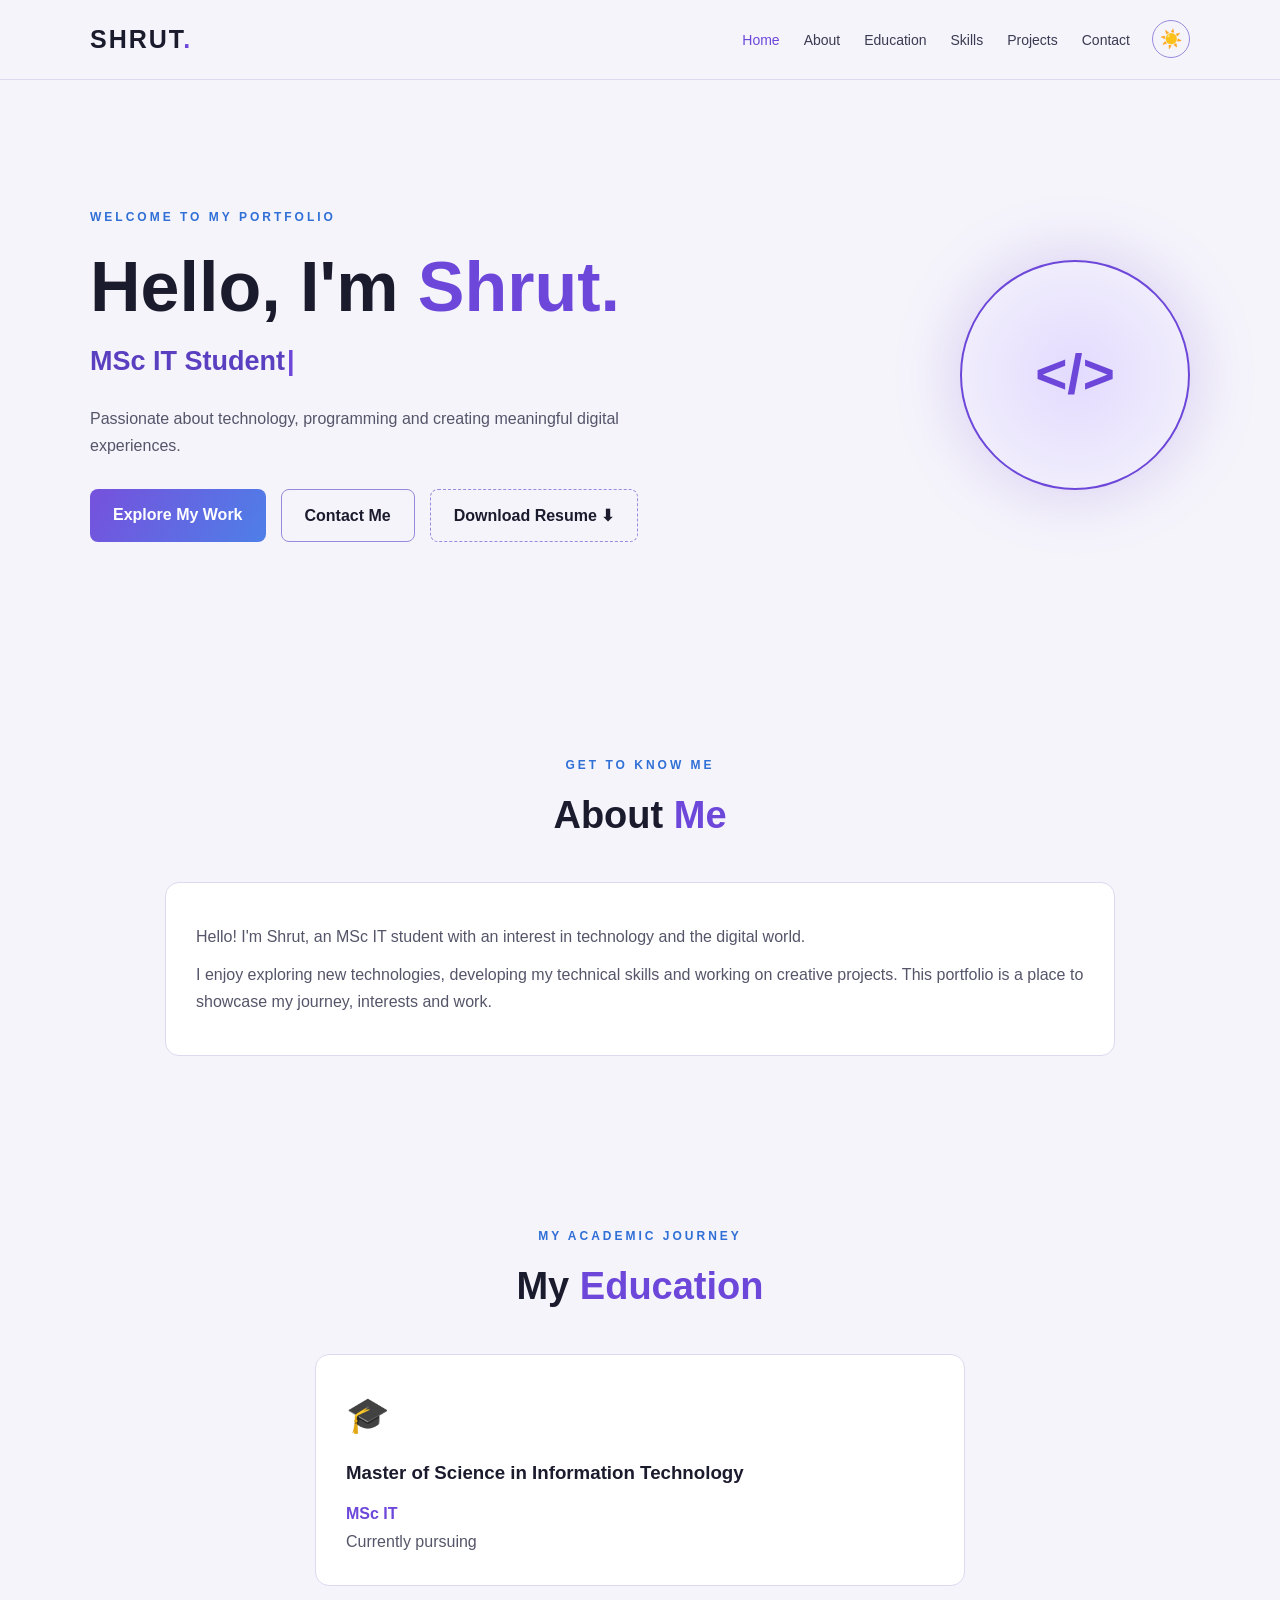
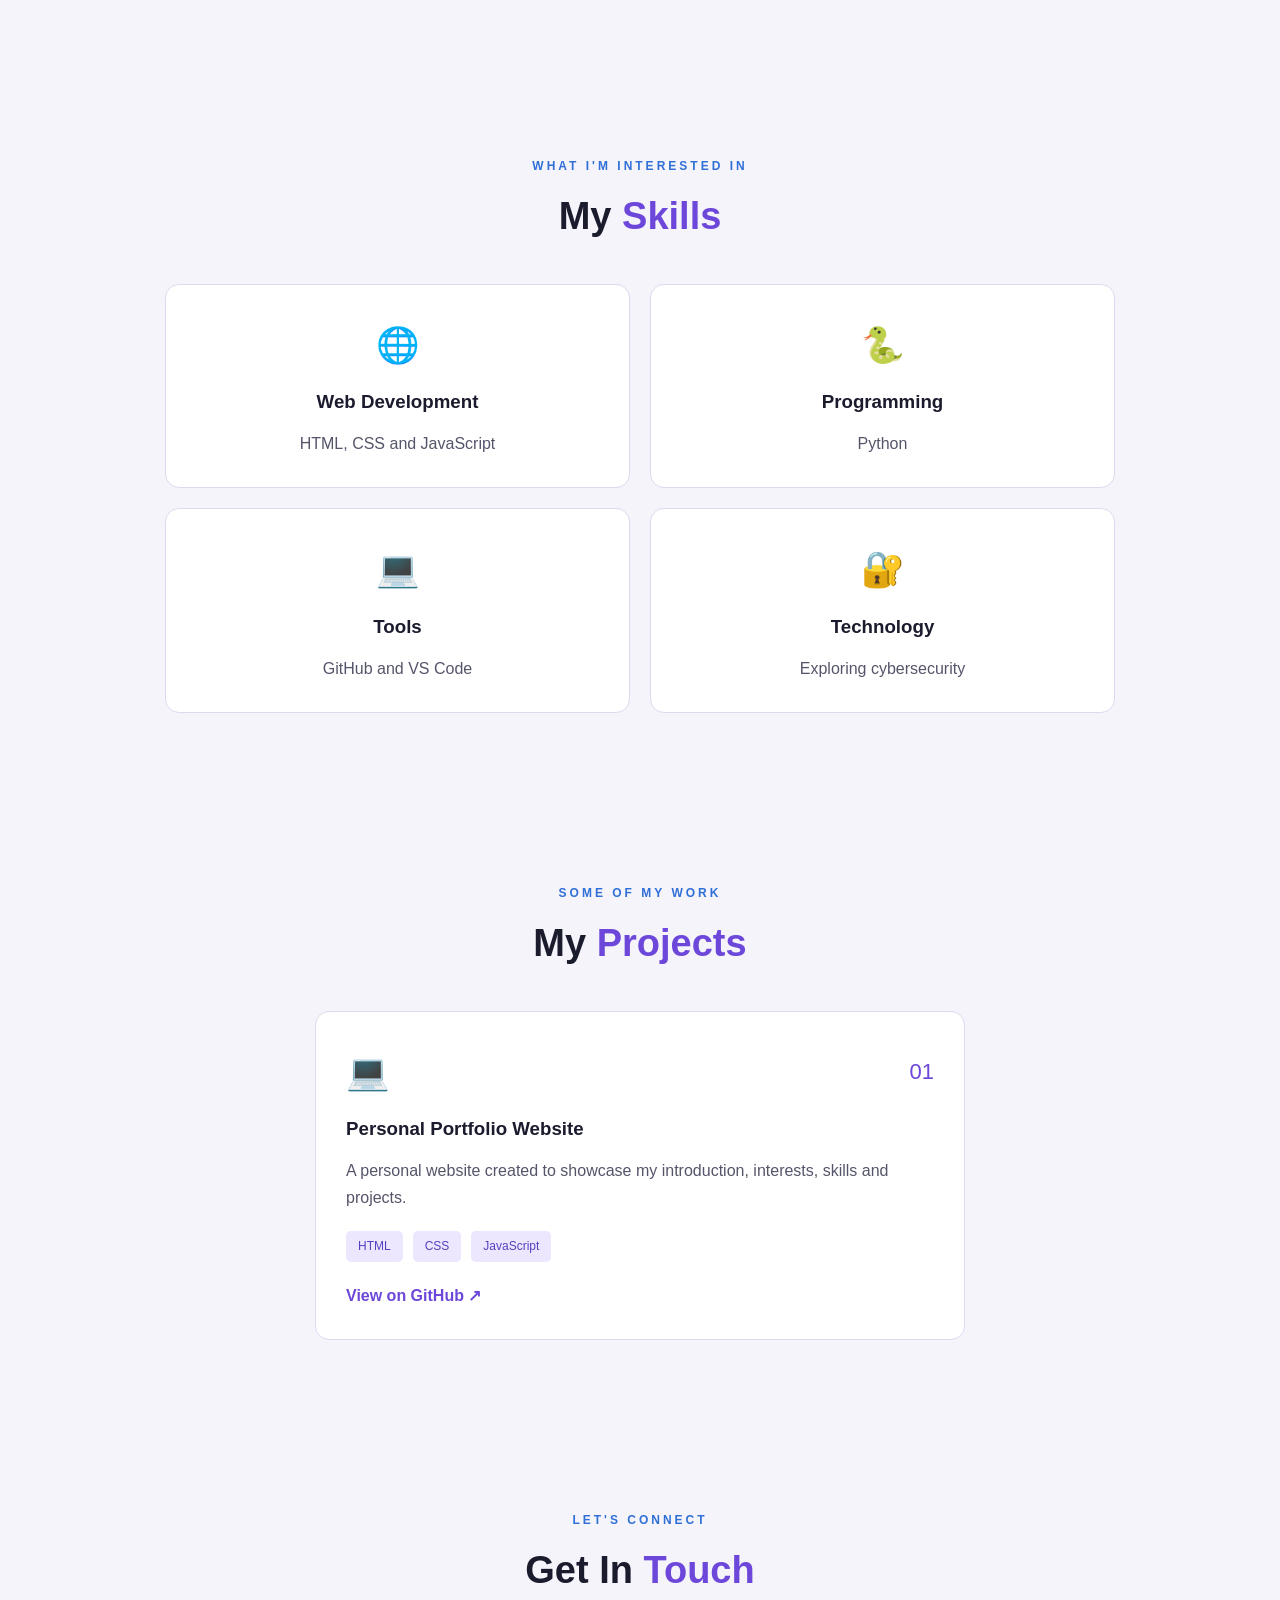
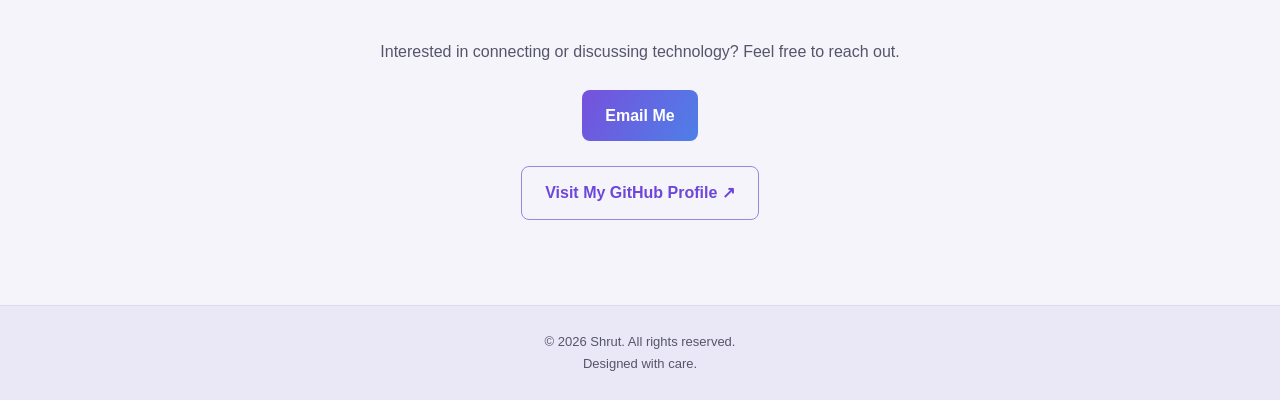
<file: index.html>
<!DOCTYPE html>
<html lang="en">
<head>
    <meta charset="UTF-8">
    <meta name="viewport" content="width=device-width, initial-scale=1.0">
    <meta name="author" content="Shrut">
    <meta name="theme-color" content="#0b0b16">
    <meta name="description" content="Shrut's personal portfolio website. MSc IT student interested in technology and development.">
    <meta property="og:title" content="Shrut | Personal Portfolio">
    <meta property="og:description" content="Explore Shrut's portfolio, education, interests and projects.">
    <meta property="og:type" content="website">
    <meta property="og:url" content="https://shrutshah9.github.io/First-Website/">
    <title>Shrut | Personal Portfolio</title>
    <link rel="stylesheet" href="style.css">
    <link rel="icon" type="image/svg+xml" href="favicon.svg">
    <script>
        // Apply saved theme before page paints (prevents a flash)
        try {
            var t = localStorage.getItem("theme");
            if (!t && window.matchMedia("(prefers-color-scheme: light)").matches) t = "light";
            if (t) document.documentElement.setAttribute("data-theme", t);
        } catch (e) {}
    </script>
</head>
<body>

    <header class="header">
        <nav class="navbar">
            <a href="#home" class="logo">SHRUT<span>.</span></a>

            <div class="nav-right">
                <ul class="nav-links">
                    <li><a href="#home">Home</a></li>
                    <li><a href="#about">About</a></li>
                    <li><a href="#education">Education</a></li>
                    <li><a href="#skills">Skills</a></li>
                    <li><a href="#projects">Projects</a></li>
                    <li><a href="#contact">Contact</a></li>
                </ul>
                <button id="themeToggle" class="theme-toggle" type="button"
                        aria-label="Switch to light theme" title="Toggle theme">🌙</button>
            </div>
        </nav>
    </header>

    <main>
        <section class="hero" id="home">
            <div class="hero-content">
                <p class="welcome">WELCOME TO MY PORTFOLIO</p>
                <h1>Hello, I'm <span>Shrut.</span></h1>
                <h2 aria-label="MSc IT Student">
                    <span id="typed" aria-hidden="true">MSc IT Student</span><span class="typed-cursor" aria-hidden="true">|</span>
                </h2>

                <p class="hero-description">
                    Passionate about technology, programming and creating
                    meaningful digital experiences.
                </p>

                <div class="hero-buttons">
                    <a href="#projects" class="btn primary-btn">Explore My Work</a>
                    <a href="#contact" class="btn secondary-btn">Contact Me</a>
                    <a href="resume.pdf" class="btn secondary-btn resume-btn" download="Shrut-Resume.pdf">Download Resume ⬇</a>
                </div>
            </div>

            <div class="hero-decoration">
                <div class="circle">
                    <span>&lt;/&gt;</span>
                </div>
            </div>
        </section>

        <section class="section" id="about">
            <p class="section-label">GET TO KNOW ME</p>
            <h2 class="section-title">About <span>Me</span></h2>

            <div class="about-card">
                <p>
                    Hello! I'm Shrut, an MSc IT student with an interest
                    in technology and the digital world.
                </p>
                <p>
                    I enjoy exploring new technologies, developing my
                    technical skills and working on creative projects.
                    This portfolio is a place to showcase my journey,
                    interests and work.
                </p>
            </div>
        </section>

        <section class="section" id="education">
            <p class="section-label">MY ACADEMIC JOURNEY</p>
            <h2 class="section-title">My <span>Education</span></h2>

            <div class="info-card">
                <div class="card-icon">🎓</div>
                <h3>Master of Science in Information Technology</h3>
                <p class="highlight">MSc IT</p>
                <p>Currently pursuing</p>
            </div>
        </section>

        <section class="section" id="skills">
            <p class="section-label">WHAT I'M INTERESTED IN</p>
            <h2 class="section-title">My <span>Skills</span></h2>

            <div class="skills-grid">
                <div class="skill-card">
                    <span>🌐</span>
                    <h3>Web Development</h3>
                    <p>HTML, CSS and JavaScript</p>
                </div>

                <div class="skill-card">
                    <span>🐍</span>
                    <h3>Programming</h3>
                    <p>Python</p>
                </div>

                <div class="skill-card">
                    <span>💻</span>
                    <h3>Tools</h3>
                    <p>GitHub and VS Code</p>
                </div>

                <div class="skill-card">
                    <span>🔐</span>
                    <h3>Technology</h3>
                    <p>Exploring cybersecurity</p>
                </div>
            </div>
        </section>

        <section class="section" id="projects">
            <p class="section-label">SOME OF MY WORK</p>
            <h2 class="section-title">My <span>Projects</span></h2>

            <div class="project-card">
                <div class="project-top">
                    <span class="project-icon">💻</span>
                    <span class="project-number">01</span>
                </div>
                <h3>Personal Portfolio Website</h3>
                <p>
                    A personal website created to showcase my introduction,
                    interests, skills and projects.
                </p>
                <div class="tags">
                    <span>HTML</span>
                    <span>CSS</span>
                    <span>JavaScript</span>
                </div>
                <a href="https://github.com/Shrutshah9/First-Website"
                   target="_blank" rel="noopener noreferrer">
                    View on GitHub ↗
                </a>
            </div>
        </section>

        <section class="section contact-section" id="contact">
            <p class="section-label">LET'S CONNECT</p>
            <h2 class="section-title">Get In <span>Touch</span></h2>

            <p class="contact-description">
                Interested in connecting or discussing technology?
                Feel free to reach out.
            </p>

            <a href="mailto:your-email@example.com" class="btn primary-btn">
                Email Me
            </a>

            <div class="social-links">
                <a href="https://github.com/Shrutshah9"
                   target="_blank" rel="noopener noreferrer"
                   class="btn secondary-btn">
                    Visit My GitHub Profile ↗
                </a>
            </div>
        </section>
    </main>

    <footer class="footer">
        <p>© 2026 Shrut. All rights reserved.</p>
        <p>Designed with care.</p>
    </footer>

    <button id="backToTop" title="Back to top" aria-label="Back to top">↑</button>
    <script src="script.js" defer></script>
</body>
</html>
</file>
<file: style.css>
* {
    margin: 0;
    padding: 0;
    box-sizing: border-box;
}

html {
    scroll-behavior: smooth;
    scroll-padding-top: 90px;
}

body {
    font-family: Arial, Helvetica, sans-serif;
    background: var(--bg);
    color: var(--text);
    line-height: 1.7;
    transition: background 0.3s, color 0.3s;
}

:root {
    --purple: #9b7bff;
    --blue: #5e9cff;
    --card: #151526;
    --muted: #aaaabd;
    --bg: #0b0b16;
    --text: #eeeef5;
    --strong: #ffffff;
    --border: #292940;
    --header-bg: rgba(11, 11, 22, 0.94);
    --footer-bg: #080811;
    --nav-text: #d0d0df;
    --subtitle: #c6b7ff;
    --tag-bg: #29213e;
    --tag-text: #c9baff;
    --btn-border: #7060a7;
    --circle-from: #312451;
    --circle-to: #121224;
    --circle-text: #c5b5ff;
}

:root[data-theme="light"] {
    --purple: #6c47d9;
    --blue: #2f6fd6;
    --card: #ffffff;
    --muted: #55556a;
    --bg: #f5f4fb;
    --text: #1b1b2e;
    --strong: #1b1b2e;
    --border: #dcdaee;
    --header-bg: rgba(245, 244, 251, 0.94);
    --footer-bg: #eae8f6;
    --nav-text: #3a3a52;
    --subtitle: #5a3fc0;
    --tag-bg: #ece7ff;
    --tag-text: #5a3fc0;
    --btn-border: #9a88dc;
    --circle-from: #e3dbff;
    --circle-to: #f5f4fb;
    --circle-text: #6c47d9;
}

.header {
    position: sticky;
    top: 0;
    z-index: 100;
    background: var(--header-bg);
    border-bottom: 1px solid var(--border);
    backdrop-filter: blur(12px);
}

.navbar {
    max-width: 1150px;
    margin: auto;
    padding: 18px 25px;
    display: flex;
    justify-content: space-between;
    align-items: center;
    gap: 20px;
}

.logo {
    color: var(--strong);
    font-size: 25px;
    font-weight: bold;
    text-decoration: none;
    letter-spacing: 2px;
}

.logo span,
.hero h1 span,
.section-title span {
    color: var(--purple);
}

.nav-links {
    display: flex;
    list-style: none;
    gap: 24px;
    flex-wrap: wrap;
}

.nav-links a {
    color: var(--nav-text);
    text-decoration: none;
    font-size: 14px;
    transition: 0.3s;
}

.nav-links a:hover,
.nav-links a.active {
    color: var(--purple);
}

a:focus-visible,
button:focus-visible {
    outline: 2px solid var(--blue);
    outline-offset: 3px;
}

/* Scroll reveal */
.reveal {
    opacity: 0;
    transform: translateY(25px);
    transition: opacity 0.7s ease, transform 0.7s ease;
}

.reveal.visible {
    opacity: 1;
    transform: none;
}

@media (prefers-reduced-motion: reduce) {
    html { scroll-behavior: auto; }
    .reveal { opacity: 1; transform: none; transition: none; }
}

.hero {
    max-width: 1150px;
    min-height: 590px;
    margin: auto;
    padding: 100px 25px;
    display: flex;
    align-items: center;
    justify-content: space-between;
    gap: 40px;
}

.hero-content {
    max-width: 650px;
}

.welcome,
.section-label {
    color: var(--blue);
    font-size: 12px;
    font-weight: bold;
    letter-spacing: 3px;
}

.hero h1 {
    font-size: clamp(42px, 7vw, 70px);
    line-height: 1.2;
    margin: 18px 0 10px;
}

.hero h2 {
    color: var(--subtitle);
    font-size: 27px;
    min-height: 1.4em;
}

.typed-cursor {
    display: inline-block;
    margin-left: 2px;
    color: var(--purple);
    animation: blink 1s steps(1) infinite;
}

@keyframes blink {
    50% { opacity: 0; }
}

.hero-description {
    color: var(--muted);
    max-width: 540px;
    margin: 20px 0 30px;
}

.hero-buttons {
    display: flex;
    flex-wrap: wrap;
    gap: 15px;
}

.btn {
    display: inline-block;
    padding: 12px 23px;
    border-radius: 8px;
    text-decoration: none;
    font-weight: bold;
    transition: 0.3s;
}

.primary-btn {
    color: white;
    background: linear-gradient(120deg, #7651dc, #4e7fe8);
}

.secondary-btn {
    color: var(--strong);
    border: 1px solid var(--btn-border);
}

.hero-buttons .secondary-btn.resume-btn {
    border-style: dashed;
}

.btn:hover {
    transform: translateY(-4px);
    box-shadow: 0 8px 25px #7651dc44;
}

.hero-decoration {
    display: flex;
    justify-content: center;
    align-items: center;
}

.circle {
    width: 230px;
    height: 230px;
    border: 2px solid var(--purple);
    border-radius: 50%;
    display: grid;
    place-items: center;
    background: radial-gradient(circle, var(--circle-from), var(--circle-to));
    box-shadow: 0 0 65px #8158d844;
}

.circle span {
    color: var(--circle-text);
    font-size: 55px;
    font-weight: bold;
}

.section {
    max-width: 1000px;
    margin: auto;
    padding: 85px 25px;
    text-align: center;
}

.section-title {
    font-size: 38px;
    margin: 8px 0 35px;
}

.about-card,
.info-card,
.skill-card,
.project-card {
    background: var(--card);
    border: 1px solid var(--border);
    border-radius: 14px;
    padding: 30px;
    text-align: left;
    transition: 0.3s;
}

.about-card p {
    color: var(--muted);
    margin: 10px 0;
}

.info-card {
    max-width: 650px;
    margin: auto;
}

.card-icon {
    font-size: 35px;
}

.info-card h3,
.skill-card h3,
.project-card h3 {
    margin: 12px 0;
}

.info-card p,
.skill-card p,
.project-card p {
    color: var(--muted);
}

.highlight {
    color: var(--purple) !important;
    font-weight: bold;
}

.skills-grid {
    display: grid;
    grid-template-columns: repeat(2, 1fr);
    gap: 20px;
}

.skill-card {
    text-align: center;
}

.skill-card span {
    font-size: 35px;
}

.skill-card:hover,
.project-card:hover,
.info-card:hover {
    transform: translateY(-5px);
    border-color: var(--purple);
}

.project-card {
    max-width: 650px;
    margin: auto;
}

.project-top {
    display: flex;
    justify-content: space-between;
    align-items: center;
}

.project-icon {
    font-size: 35px;
}

.project-number {
    color: var(--purple);
    font-size: 22px;
}

.tags {
    display: flex;
    gap: 10px;
    flex-wrap: wrap;
    margin: 20px 0;
}

.tags span {
    background: var(--tag-bg);
    color: var(--tag-text);
    border-radius: 5px;
    padding: 5px 12px;
    font-size: 12px;
}

.project-card a,
.social-links a {
    color: var(--purple);
    text-decoration: none;
    font-weight: bold;
}

.contact-description {
    color: var(--muted);
    margin: 0 auto 25px;
    max-width: 550px;
}

.social-links {
    margin-top: 25px;
}

.footer {
    padding: 25px;
    text-align: center;
    color: var(--muted);
    background: var(--footer-bg);
    border-top: 1px solid var(--border);
    font-size: 13px;
}

@media (max-width: 750px) {
    .header {
        position: static;
    }

    .navbar {
        flex-direction: column;
        padding: 12px 15px;
        gap: 8px;
    }

    .nav-links {
        justify-content: center;
        gap: 6px 14px;
    }

    .hero {
        flex-direction: column;
        text-align: center;
        padding-top: 75px;
    }

    .hero-description {
        margin-left: auto;
        margin-right: auto;
    }

    .hero-buttons {
        justify-content: center;
    }

    .hero-decoration {
        margin-top: 20px;
    }

    .skills-grid {
        grid-template-columns: 1fr;
    }

    .section-title {
        font-size: 32px;
    }
}

/* Theme toggle */
.theme-toggle {
    width: 38px;
    height: 38px;
    border-radius: 50%;
    border: 1px solid var(--btn-border);
    background: transparent;
    color: var(--strong);
    font-size: 18px;
    cursor: pointer;
    transition: 0.3s;
}

.theme-toggle:hover {
    border-color: var(--purple);
    transform: rotate(20deg);
}

.nav-right {
    display: flex;
    align-items: center;
    gap: 22px;
}

@media (max-width: 750px) {
    .nav-right {
        flex-direction: column;
        gap: 10px;
    }
}

/* Back to top button */
#backToTop {
    position: fixed;
    right: 25px;
    bottom: 25px;
    width: 45px;
    height: 45px;
    border: none;
    border-radius: 12px;
    background: linear-gradient(135deg, #7651dc, #4e7fe8);
    color: white;
    font-size: 25px;
    cursor: pointer;
    display: none;
    z-index: 99;
    box-shadow: 0 5px 20px #7651dc55;
    transition: 0.3s;
}

#backToTop:hover {
    transform: translateY(-5px);
}
</file>
